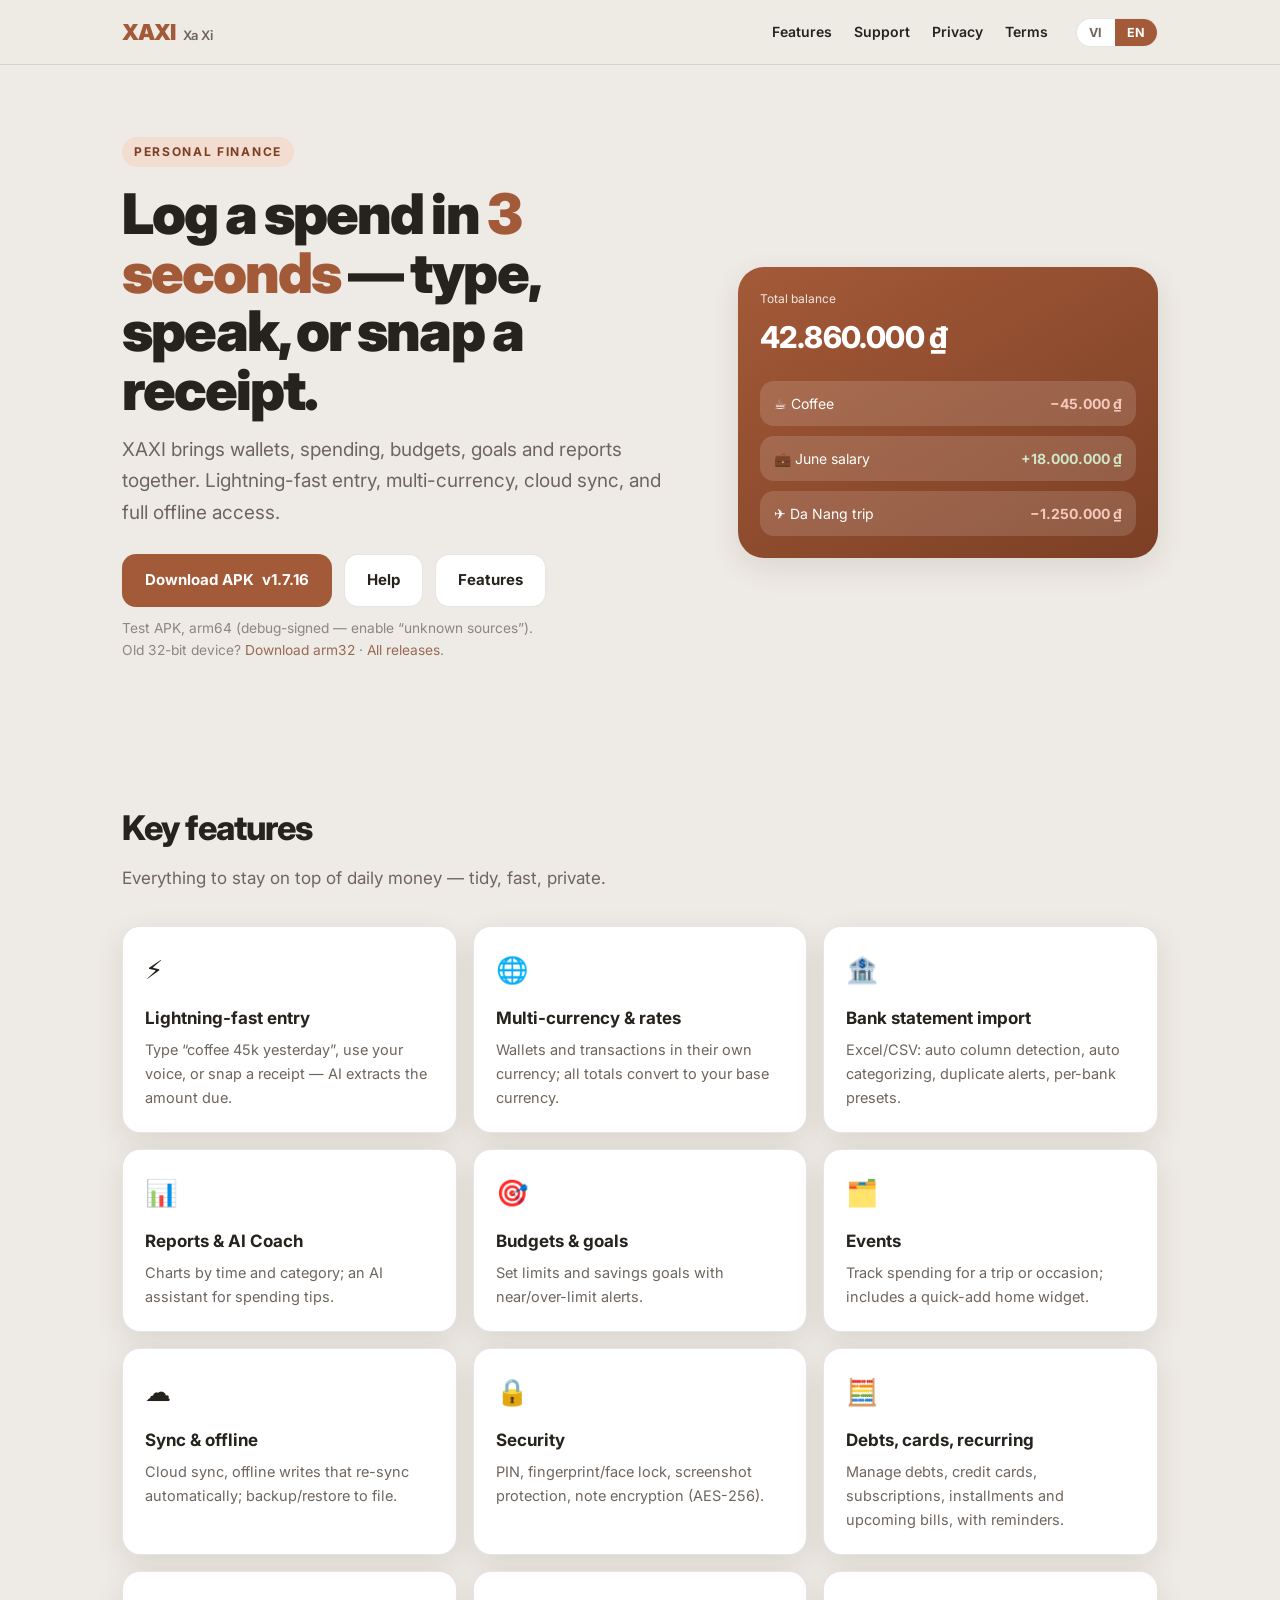
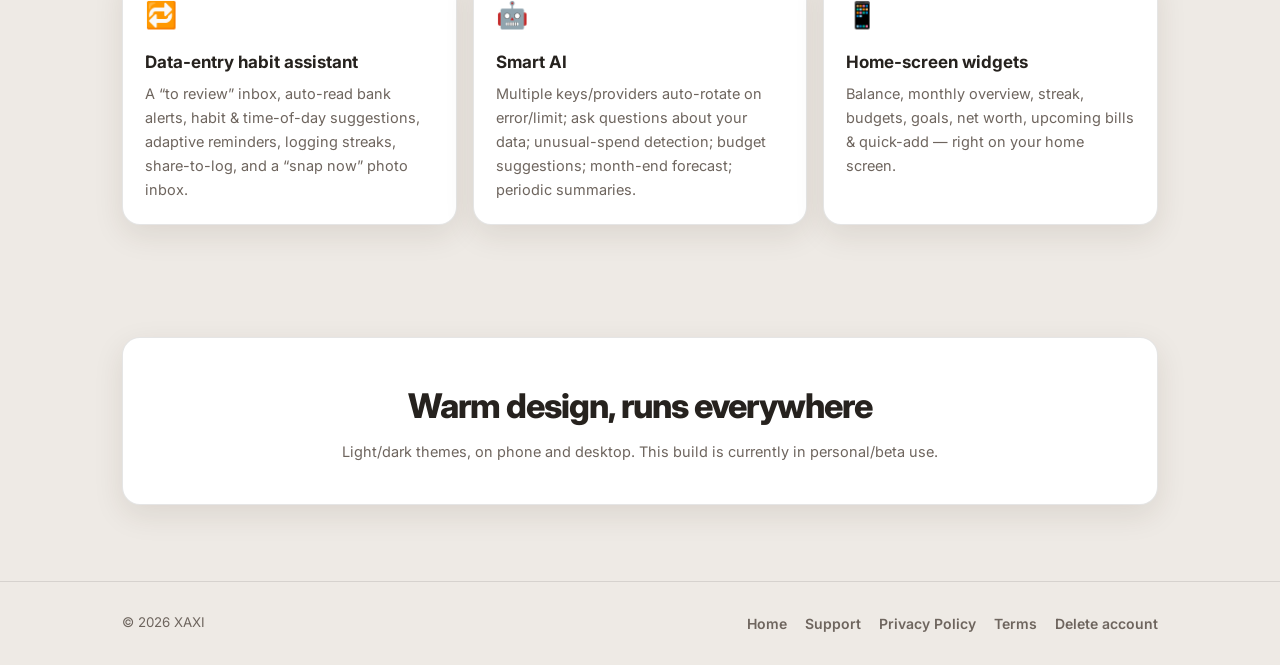
<file: index.html>
<!DOCTYPE html>
<html lang="vi" data-lang="vi">
<head>
<meta charset="UTF-8" />
<meta name="viewport" content="width=device-width, initial-scale=1" />
<script>(function(){try{var s=localStorage.getItem('xaxi_lang');var l=(s==='vi'||s==='en')?s:((navigator.language||'vi').toLowerCase().indexOf('en')===0?'en':'vi');document.documentElement.setAttribute('data-lang',l);document.documentElement.setAttribute('lang',l);}catch(e){document.documentElement.setAttribute('data-lang','vi');}})();</script>
<title>XAXI — Sổ thu chi cá nhân thông minh</title>
<meta name="description" content="XAXI (Xa Xỉ): sổ thu chi cá nhân — nhập liệu siêu nhanh, đa tiền tệ, đồng bộ đám mây, xem offline. Smart personal finance app." />
<link rel="stylesheet" href="style.css" />
<script src="script.js" defer></script>
</head>
<body data-title-vi="XAXI — Sổ thu chi cá nhân thông minh" data-title-en="XAXI — Smart personal finance app">

<header class="site-header">
  <div class="container">
    <div class="brand"><span class="mark">XAXI</span><span class="sub">Xa Xỉ</span></div>
    <nav class="nav">
      <a href="#tinh-nang"><span class="vi">Tính năng</span><span class="en">Features</span></a>
      <a href="support.html" class="hide-sm"><span class="vi">Hỗ trợ</span><span class="en">Support</span></a>
      <a href="privacy.html" class="hide-sm"><span class="vi">Bảo mật</span><span class="en">Privacy</span></a>
      <a href="terms.html"><span class="vi">Điều khoản</span><span class="en">Terms</span></a>
      <span class="langtoggle"><button data-langbtn="vi">VI</button><button data-langbtn="en">EN</button></span>
    </nav>
  </div>
</header>

<main>
  <section class="hero">
    <div class="container hero-grid">
      <div>
        <span class="eyebrow"><span class="vi">Sổ thu chi cá nhân</span><span class="en">Personal finance</span></span>
        <h1>
          <span class="vi">Ghi chi trong <span class="accent">3 giây</span> — gõ, nói, hay chụp hóa đơn.</span>
          <span class="en">Log a spend in <span class="accent">3 seconds</span> — type, speak, or snap a receipt.</span>
        </h1>
        <p class="lead">
          <span class="vi">XAXI gom ví, thu chi, ngân sách, mục tiêu và báo cáo vào một nơi. Nhập liệu siêu nhanh, đa tiền tệ, đồng bộ đám mây và xem được cả khi mất mạng.</span>
          <span class="en">XAXI brings wallets, spending, budgets, goals and reports together. Lightning-fast entry, multi-currency, cloud sync, and full offline access.</span>
        </p>
        <div class="cta-row">
          <a class="btn btn-primary" href="https://github.com/mittohoa/xaxi-app/releases/latest/download/xaxi-v1.7.16-arm64.apk"><span class="vi">Tải APK</span><span class="en">Download APK</span> v1.7.16</a>
          <a class="btn btn-ghost" href="support.html"><span class="vi">Hướng dẫn</span><span class="en">Help</span></a>
          <a class="btn btn-ghost" href="#tinh-nang"><span class="vi">Tính năng</span><span class="en">Features</span></a>
        </div>
        <p class="lead" style="font-size:.86rem;opacity:.75;margin-top:10px">
          <span class="vi">Bản APK thử nghiệm, arm64 (ký debug — cho phép “nguồn không xác định”). Máy 32-bit cũ? </span>
          <span class="en">Test APK, arm64 (debug-signed — enable “unknown sources”). Old 32-bit device? </span>
          <a href="https://github.com/mittohoa/xaxi-app/releases/latest/download/xaxi-v1.7.16-arm32.apk"><span class="vi">Tải bản arm32</span><span class="en">Download arm32</span></a>
          · <a href="https://github.com/mittohoa/xaxi-app/releases/latest"><span class="vi">Tất cả bản phát hành</span><span class="en">All releases</span></a>.
        </p>
      </div>
      <div class="mock" aria-hidden="true">
        <div class="mlabel"><span class="vi">Tổng số dư</span><span class="en">Total balance</span></div>
        <div class="mbal">42.860.000 ₫</div>
        <div class="mcards">
          <div class="mrow"><span>☕ <span class="vi">Cà phê</span><span class="en">Coffee</span></span><span class="neg">−45.000 ₫</span></div>
          <div class="mrow"><span>💼 <span class="vi">Lương tháng 6</span><span class="en">June salary</span></span><span class="pos">+18.000.000 ₫</span></div>
          <div class="mrow"><span>✈️ <span class="vi">Du lịch Đà Nẵng</span><span class="en">Da Nang trip</span></span><span class="neg">−1.250.000 ₫</span></div>
        </div>
      </div>
    </div>
  </section>

  <section class="block" id="tinh-nang">
    <div class="container">
      <h2 class="section-title"><span class="vi">Tính năng chính</span><span class="en">Key features</span></h2>
      <p class="section-sub"><span class="vi">Mọi thứ cần để kiểm soát tiền bạc hằng ngày — gọn gàng, nhanh, riêng tư.</span><span class="en">Everything to stay on top of daily money — tidy, fast, private.</span></p>
      <div class="features">
        <div class="card"><div class="ico">⚡</div>
          <h3><span class="vi">Nhập liệu siêu nhanh</span><span class="en">Lightning-fast entry</span></h3>
          <p><span class="vi">Gõ tự nhiên “cà phê 45k hôm qua”, nói bằng giọng nói, hoặc chụp hóa đơn — có AI bóc tách số tiền phải thanh toán.</span><span class="en">Type “coffee 45k yesterday”, use your voice, or snap a receipt — AI extracts the amount due.</span></p></div>
        <div class="card"><div class="ico">🌐</div>
          <h3><span class="vi">Đa tiền tệ &amp; tỷ giá</span><span class="en">Multi-currency &amp; rates</span></h3>
          <p><span class="vi">Ví và giao dịch theo tiền tệ riêng; mọi tổng hợp tự quy về tiền tệ gốc bạn chọn.</span><span class="en">Wallets and transactions in their own currency; all totals convert to your base currency.</span></p></div>
        <div class="card"><div class="ico">🏦</div>
          <h3><span class="vi">Nhập sao kê ngân hàng</span><span class="en">Bank statement import</span></h3>
          <p><span class="vi">Excel/CSV: tự nhận cột, tự phân loại danh mục, cảnh báo trùng, nhớ cấu hình theo ngân hàng.</span><span class="en">Excel/CSV: auto column detection, auto categorizing, duplicate alerts, per-bank presets.</span></p></div>
        <div class="card"><div class="ico">📊</div>
          <h3><span class="vi">Báo cáo &amp; AI Coach</span><span class="en">Reports &amp; AI Coach</span></h3>
          <p><span class="vi">Biểu đồ thu chi theo thời gian và danh mục; trợ lý AI gợi ý quản lý chi tiêu.</span><span class="en">Charts by time and category; an AI assistant for spending tips.</span></p></div>
        <div class="card"><div class="ico">🎯</div>
          <h3><span class="vi">Ngân sách &amp; mục tiêu</span><span class="en">Budgets &amp; goals</span></h3>
          <p><span class="vi">Đặt hạn mức và mục tiêu tiết kiệm, cảnh báo khi gần/vượt ngưỡng.</span><span class="en">Set limits and savings goals with near/over-limit alerts.</span></p></div>
        <div class="card"><div class="ico">🗂️</div>
          <h3><span class="vi">Sự kiện</span><span class="en">Events</span></h3>
          <p><span class="vi">Theo dõi chi tiêu riêng cho chuyến đi hay dịp đặc biệt; có widget ghi chi nhanh.</span><span class="en">Track spending for a trip or occasion; includes a quick-add home widget.</span></p></div>
        <div class="card"><div class="ico">☁️</div>
          <h3><span class="vi">Đồng bộ &amp; offline</span><span class="en">Sync &amp; offline</span></h3>
          <p><span class="vi">Đồng bộ đám mây, ghi được khi mất mạng và tự đồng bộ lại; sao lưu/khôi phục ra tệp.</span><span class="en">Cloud sync, offline writes that re-sync automatically; backup/restore to file.</span></p></div>
        <div class="card"><div class="ico">🔒</div>
          <h3><span class="vi">Bảo mật</span><span class="en">Security</span></h3>
          <p><span class="vi">Khóa PIN, vân tay/khuôn mặt, chống chụp màn hình, mã hóa ghi chú (AES-256).</span><span class="en">PIN, fingerprint/face lock, screenshot protection, note encryption (AES-256).</span></p></div>
        <div class="card"><div class="ico">🧮</div>
          <h3><span class="vi">Nợ, thẻ, định kỳ</span><span class="en">Debts, cards, recurring</span></h3>
          <p><span class="vi">Quản lý nợ, thẻ tín dụng, đăng ký, trả góp và hóa đơn sắp tới, kèm nhắc nhở.</span><span class="en">Manage debts, credit cards, subscriptions, installments and upcoming bills, with reminders.</span></p></div>
        <div class="card"><div class="ico">🔁</div>
          <h3><span class="vi">Trợ lý thói quen nhập liệu</span><span class="en">Data-entry habit assistant</span></h3>
          <p><span class="vi">Hộp “Chờ duyệt”, tự đọc thông báo ngân hàng, gợi ý theo thói quen &amp; khung giờ, nhắc thích ứng, chuỗi ngày ghi chép, chia sẻ từ app khác, hộp ảnh “chụp để đó”.</span><span class="en">A “to review” inbox, auto-read bank alerts, habit &amp; time-of-day suggestions, adaptive reminders, logging streaks, share-to-log, and a “snap now” photo inbox.</span></p></div>
        <div class="card"><div class="ico">🤖</div>
          <h3><span class="vi">AI thông minh</span><span class="en">Smart AI</span></h3>
          <p><span class="vi">Nhiều key/nhà cung cấp tự xoay vòng khi lỗi/limit; hỏi đáp trên số liệu của bạn; phát hiện chi tiêu bất thường; đề xuất ngân sách; dự báo chi cuối tháng; tóm tắt định kỳ.</span><span class="en">Multiple keys/providers auto-rotate on error/limit; ask questions about your data; unusual-spend detection; budget suggestions; month-end forecast; periodic summaries.</span></p></div>
        <div class="card"><div class="ico">📱</div>
          <h3><span class="vi">Widget màn hình chính</span><span class="en">Home-screen widgets</span></h3>
          <p><span class="vi">Số dư, tổng quan tháng, chuỗi ngày, ngân sách, mục tiêu, tài sản ròng, hóa đơn sắp tới &amp; nút ghi nhanh — ngay trên màn hình chính.</span><span class="en">Balance, monthly overview, streak, budgets, goals, net worth, upcoming bills &amp; quick-add — right on your home screen.</span></p></div>
      </div>
    </div>
  </section>

  <section class="block">
    <div class="container">
      <div class="card" style="text-align:center; padding:40px 22px;">
        <h2 class="section-title" style="margin-bottom:6px;"><span class="vi">Tiếng Việt, tông màu ấm, chạy mọi nơi</span><span class="en">Warm design, runs everywhere</span></h2>
        <p class="section-sub" style="margin:0 auto; max-width:46em;"><span class="vi">Giao diện sáng/tối, dùng trên điện thoại và máy tính. Bản hiện tại đang trong giai đoạn dùng cá nhân/thử nghiệm.</span><span class="en">Light/dark themes, on phone and desktop. This build is currently in personal/beta use.</span></p>
      </div>
    </div>
  </section>
</main>

<footer class="site-footer">
  <div class="container">
    <small>© 2026 XAXI</small>
    <div class="flinks">
      <a href="index.html"><span class="vi">Trang chủ</span><span class="en">Home</span></a>
      <a href="support.html"><span class="vi">Hỗ trợ</span><span class="en">Support</span></a>
      <a href="privacy.html"><span class="vi">Chính sách bảo mật</span><span class="en">Privacy Policy</span></a>
      <a href="terms.html"><span class="vi">Điều khoản</span><span class="en">Terms</span></a>
      <a href="delete-account.html"><span class="vi">Xóa tài khoản</span><span class="en">Delete account</span></a>
    </div>
  </div>
</footer>

</body>
</html>
</file>
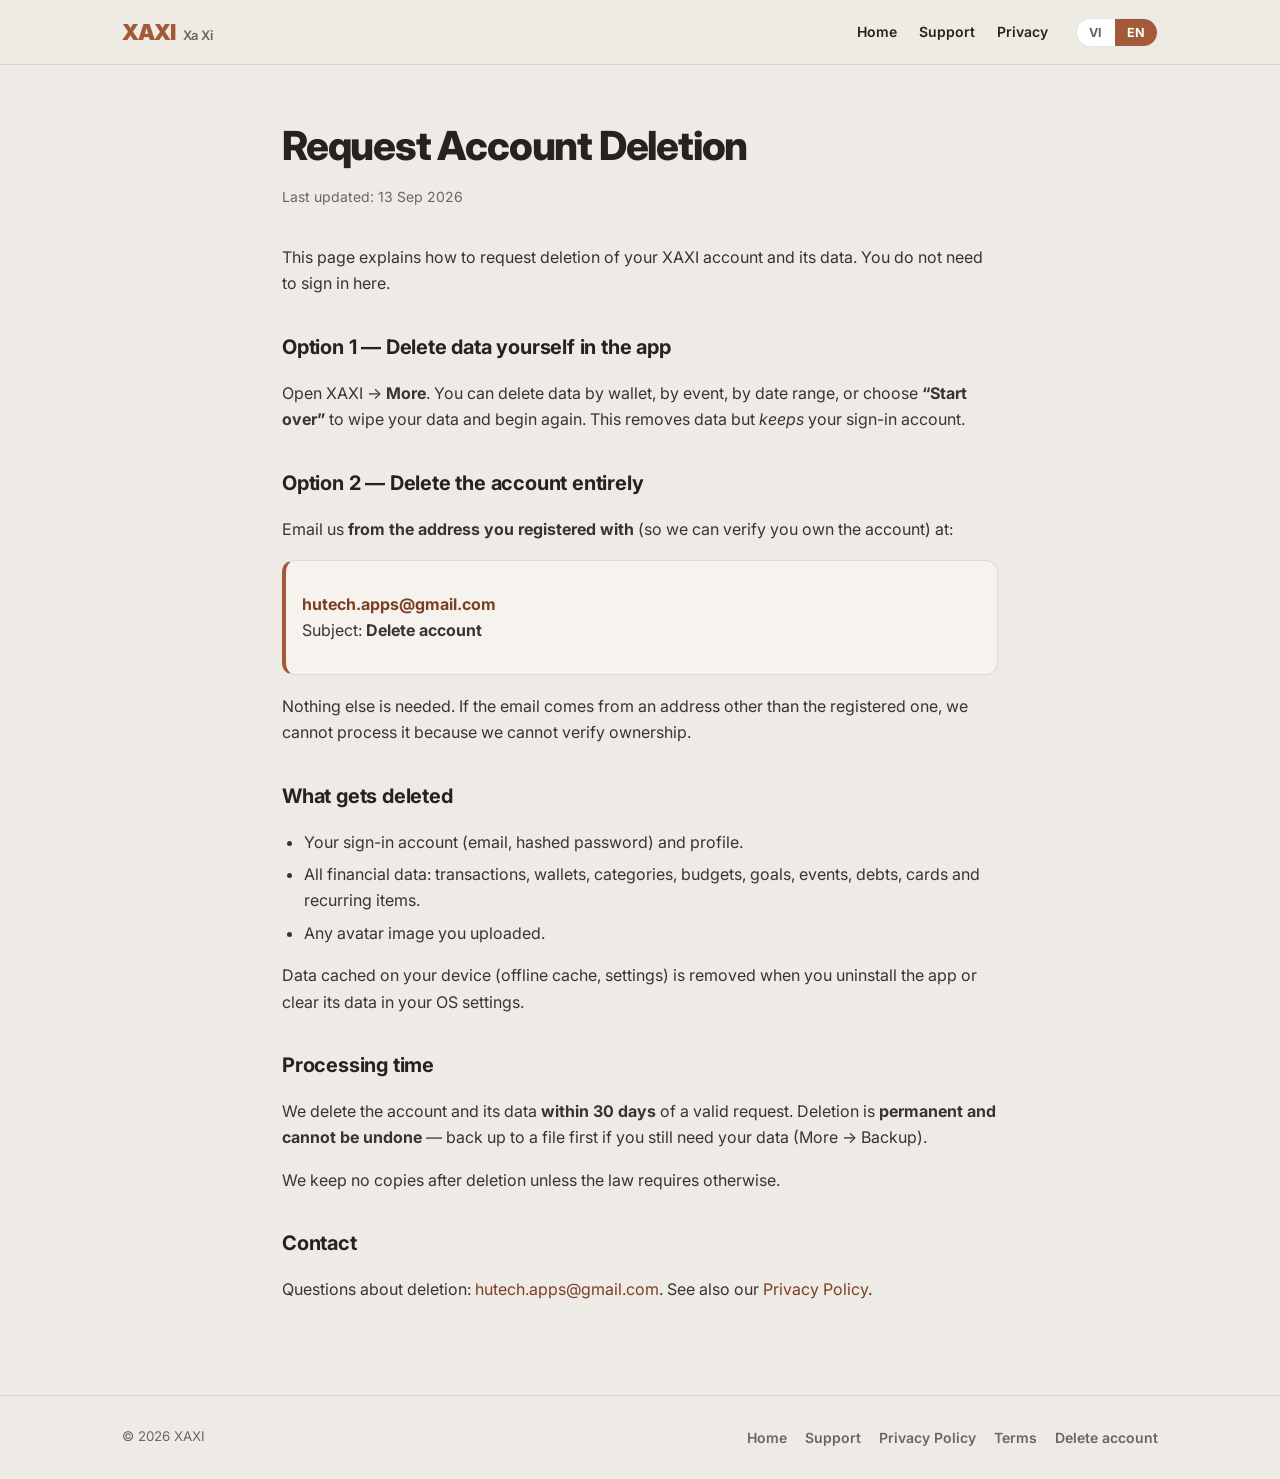
<file: delete-account.html>
<!DOCTYPE html>
<html lang="vi" data-lang="vi">
<head>
<meta charset="UTF-8" />
<meta name="viewport" content="width=device-width, initial-scale=1" />
<script>(function(){try{var s=localStorage.getItem('xaxi_lang');var l=(s==='vi'||s==='en')?s:((navigator.language||'vi').toLowerCase().indexOf('en')===0?'en':'vi');document.documentElement.setAttribute('data-lang',l);document.documentElement.setAttribute('lang',l);}catch(e){document.documentElement.setAttribute('data-lang','vi');}})();</script>
<title>Yêu cầu xóa tài khoản — XAXI</title>
<meta name="description" content="Cách yêu cầu xóa tài khoản XAXI và toàn bộ dữ liệu. How to request deletion of your XAXI account and all data." />
<link rel="stylesheet" href="style.css" />
<script src="script.js" defer></script>
</head>
<body data-title-vi="Yêu cầu xóa tài khoản — XAXI" data-title-en="Request Account Deletion — XAXI">

<header class="site-header">
  <div class="container">
    <div class="brand"><a href="index.html" style="text-decoration:none"><span class="mark">XAXI</span></a> <span class="sub">Xa Xỉ</span></div>
    <nav class="nav">
      <a href="index.html"><span class="vi">Trang chủ</span><span class="en">Home</span></a>
      <a href="support.html" class="hide-sm"><span class="vi">Hỗ trợ</span><span class="en">Support</span></a>
      <a href="privacy.html"><span class="vi">Bảo mật</span><span class="en">Privacy</span></a>
      <span class="langtoggle"><button data-langbtn="vi">VI</button><button data-langbtn="en">EN</button></span>
    </nav>
  </div>
</header>

<main class="container narrow">
  <div class="page-head">
    <h1><span class="vi">Yêu cầu xóa tài khoản</span><span class="en">Request Account Deletion</span></h1>
    <div class="updated"><span class="vi">Cập nhật lần cuối: 13/09/2026</span><span class="en">Last updated: 13 Sep 2026</span></div>
  </div>

  <div class="prose">
    <p><span class="vi">Trang này hướng dẫn cách yêu cầu xóa tài khoản XAXI và dữ liệu gắn với tài khoản đó. Bạn không cần đăng nhập vào trang này.</span><span class="en">This page explains how to request deletion of your XAXI account and its data. You do not need to sign in here.</span></p>

    <h2><span class="vi">Cách 1 — Tự xóa dữ liệu trong ứng dụng</span><span class="en">Option 1 — Delete data yourself in the app</span></h2>
    <p><span class="vi">Mở XAXI → <strong>Khác</strong>. Bạn có thể xóa dữ liệu theo ví, theo sự kiện, theo khoảng thời gian, hoặc chọn <strong>“Bắt đầu lại”</strong> để xóa sạch dữ liệu và làm lại từ đầu. Cách này xóa dữ liệu nhưng <em>vẫn giữ</em> tài khoản đăng nhập.</span><span class="en">Open XAXI → <strong>More</strong>. You can delete data by wallet, by event, by date range, or choose <strong>“Start over”</strong> to wipe your data and begin again. This removes data but <em>keeps</em> your sign-in account.</span></p>

    <h2><span class="vi">Cách 2 — Xóa hẳn tài khoản</span><span class="en">Option 2 — Delete the account entirely</span></h2>
    <p><span class="vi">Gửi email <strong>từ chính địa chỉ đã đăng ký</strong> (để chúng tôi xác minh đúng chủ tài khoản) tới:</span><span class="en">Email us <strong>from the address you registered with</strong> (so we can verify you own the account) at:</span></p>
    <div class="callout">
      <p><strong><a href="mailto:hutech.apps@gmail.com?subject=X%C3%B3a%20t%C3%A0i%20kho%E1%BA%A3n">hutech.apps@gmail.com</a></strong><br>
      <span class="vi">Tiêu đề: <strong>Xóa tài khoản</strong></span><span class="en">Subject: <strong>Delete account</strong></span></p>
    </div>
    <p><span class="vi">Không cần viết gì thêm. Nếu email gửi đi từ địa chỉ khác với địa chỉ đã đăng ký, chúng tôi sẽ không xử lý được vì không xác minh được chủ tài khoản.</span><span class="en">Nothing else is needed. If the email comes from an address other than the registered one, we cannot process it because we cannot verify ownership.</span></p>

    <h2><span class="vi">Những gì bị xóa</span><span class="en">What gets deleted</span></h2>
    <ul>
      <li><span class="vi">Tài khoản đăng nhập (email, mật khẩu đã băm) và hồ sơ.</span><span class="en">Your sign-in account (email, hashed password) and profile.</span></li>
      <li><span class="vi">Toàn bộ dữ liệu tài chính: giao dịch, ví, danh mục, ngân sách, mục tiêu, sự kiện, nợ, thẻ, khoản định kỳ.</span><span class="en">All financial data: transactions, wallets, categories, budgets, goals, events, debts, cards and recurring items.</span></li>
      <li><span class="vi">Ảnh đại diện đã tải lên.</span><span class="en">Any avatar image you uploaded.</span></li>
    </ul>
    <p><span class="vi">Dữ liệu lưu tạm trên máy bạn (bộ nhớ đệm offline, tùy chọn cài đặt) sẽ mất khi bạn gỡ ứng dụng hoặc xóa dữ liệu ứng dụng trong cài đặt hệ điều hành.</span><span class="en">Data cached on your device (offline cache, settings) is removed when you uninstall the app or clear its data in your OS settings.</span></p>

    <h2><span class="vi">Thời gian xử lý</span><span class="en">Processing time</span></h2>
    <p><span class="vi">Chúng tôi xóa tài khoản và dữ liệu liên quan <strong>trong vòng 30 ngày</strong> kể từ khi nhận được yêu cầu hợp lệ. Sau khi xóa, thao tác này <strong>không thể hoàn tác</strong> — hãy sao lưu ra tệp trước nếu bạn còn cần dữ liệu (Khác → Sao lưu).</span><span class="en">We delete the account and its data <strong>within 30 days</strong> of a valid request. Deletion is <strong>permanent and cannot be undone</strong> — back up to a file first if you still need your data (More → Backup).</span></p>
    <p><span class="vi">Chúng tôi không giữ lại bản sao nào sau khi xóa, trừ khi pháp luật yêu cầu.</span><span class="en">We keep no copies after deletion unless the law requires otherwise.</span></p>

    <h2><span class="vi">Liên hệ</span><span class="en">Contact</span></h2>
    <p><span class="vi">Thắc mắc về việc xóa dữ liệu: <a href="mailto:hutech.apps@gmail.com">hutech.apps@gmail.com</a>. Xem thêm <a href="privacy.html">Chính sách bảo mật</a>.</span><span class="en">Questions about deletion: <a href="mailto:hutech.apps@gmail.com">hutech.apps@gmail.com</a>. See also our <a href="privacy.html">Privacy Policy</a>.</span></p>
  </div>
</main>

<footer class="site-footer">
  <div class="container">
    <small>© 2026 XAXI</small>
    <div class="flinks">
      <a href="index.html"><span class="vi">Trang chủ</span><span class="en">Home</span></a>
      <a href="support.html"><span class="vi">Hỗ trợ</span><span class="en">Support</span></a>
      <a href="privacy.html"><span class="vi">Chính sách bảo mật</span><span class="en">Privacy Policy</span></a>
      <a href="terms.html"><span class="vi">Điều khoản</span><span class="en">Terms</span></a>
      <a href="delete-account.html"><span class="vi">Xóa tài khoản</span><span class="en">Delete account</span></a>
    </div>
  </div>
</footer>

</body>
</html>
</file>
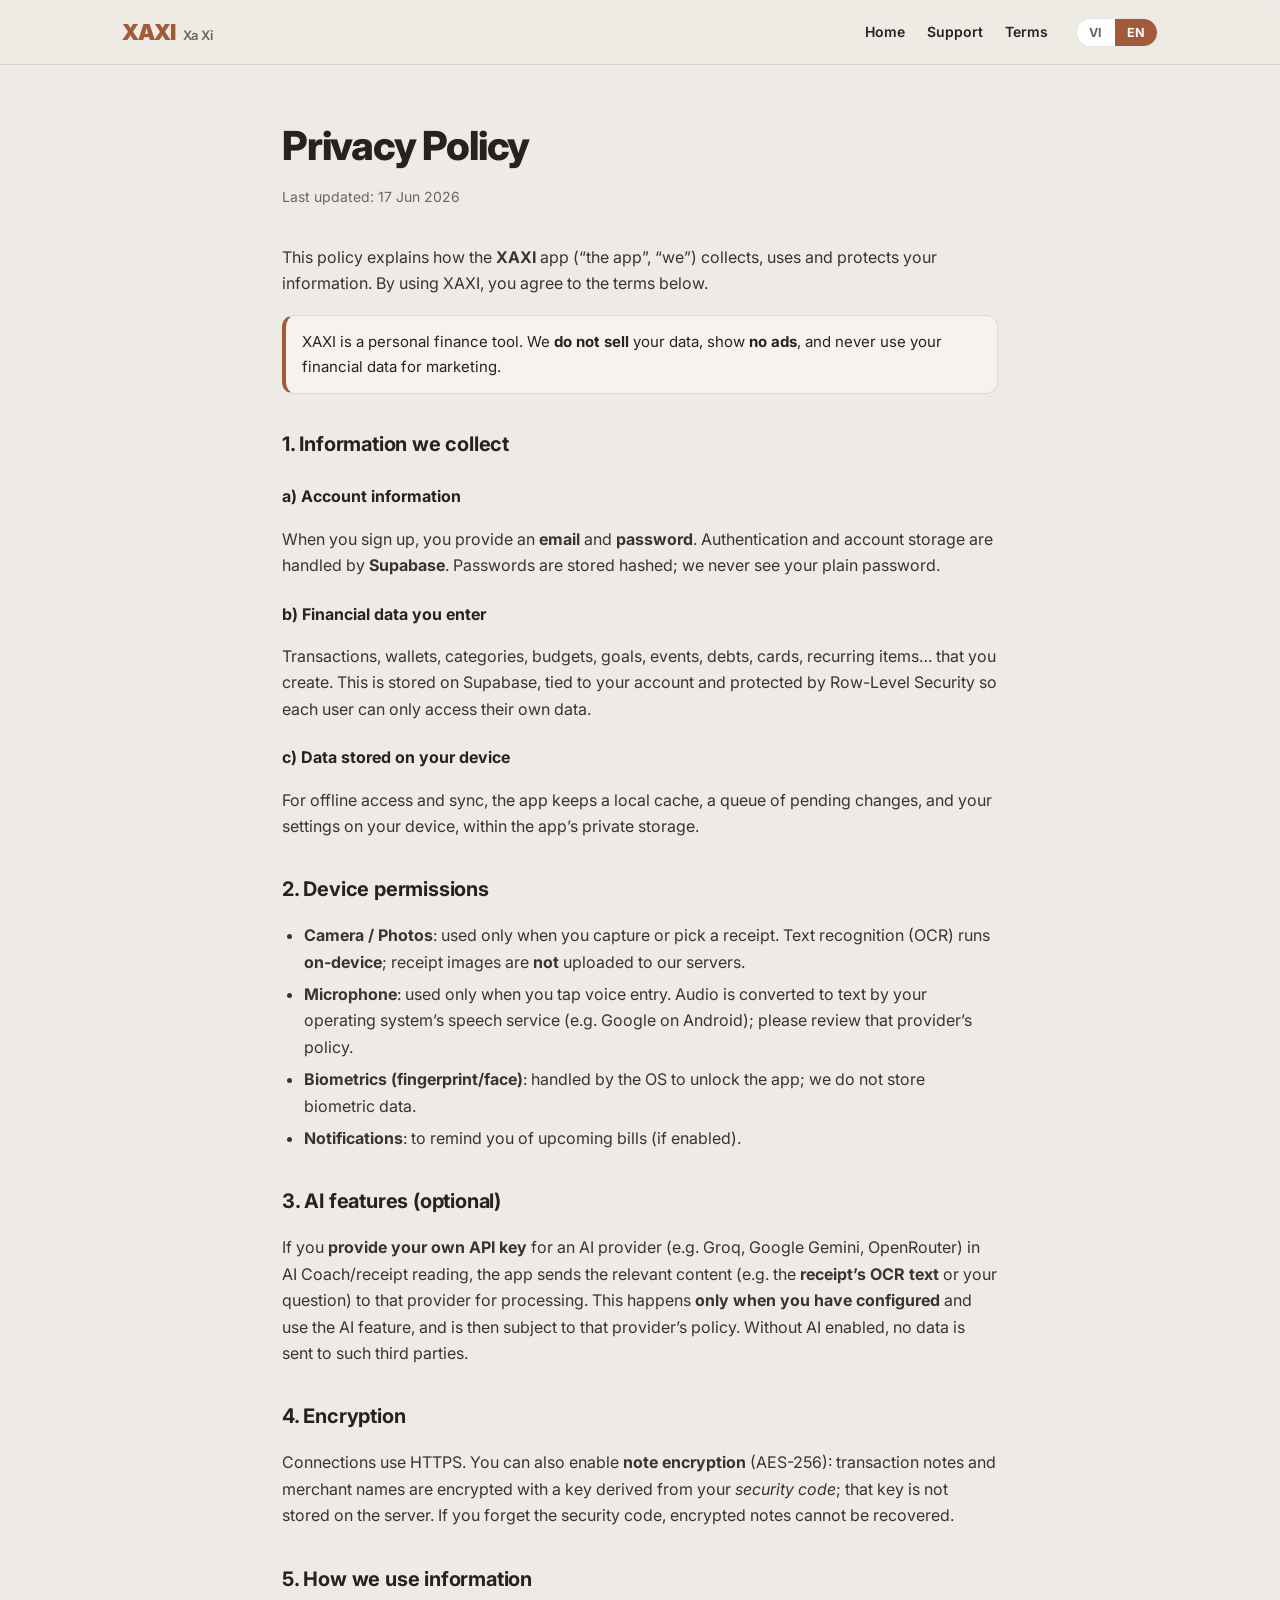
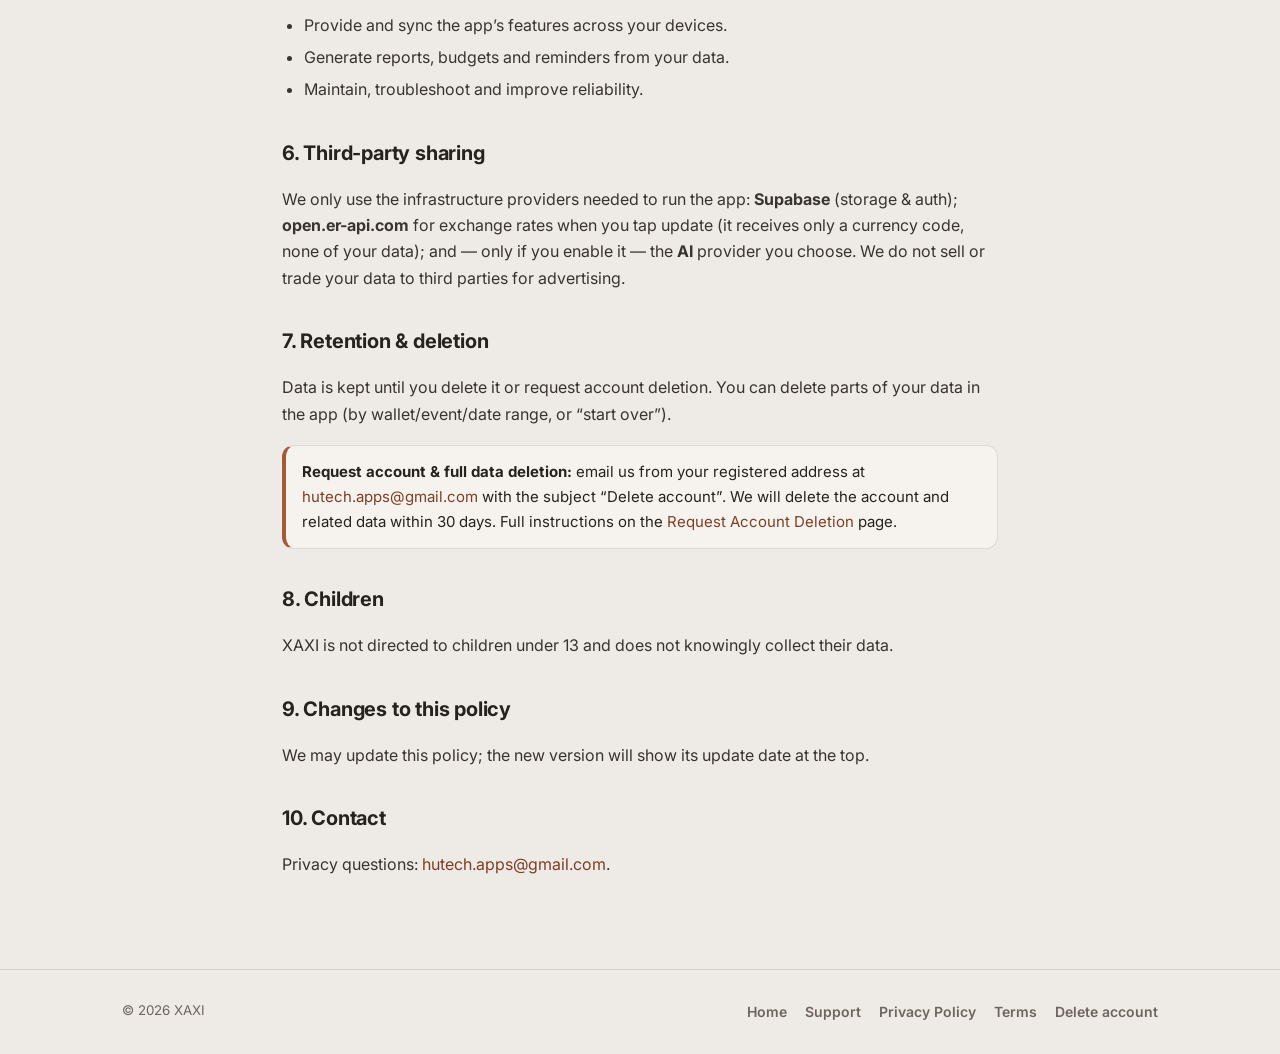
<file: privacy.html>
<!DOCTYPE html>
<html lang="vi" data-lang="vi">
<head>
<meta charset="UTF-8" />
<meta name="viewport" content="width=device-width, initial-scale=1" />
<script>(function(){try{var s=localStorage.getItem('xaxi_lang');var l=(s==='vi'||s==='en')?s:((navigator.language||'vi').toLowerCase().indexOf('en')===0?'en':'vi');document.documentElement.setAttribute('data-lang',l);document.documentElement.setAttribute('lang',l);}catch(e){document.documentElement.setAttribute('data-lang','vi');}})();</script>
<title>Chính sách bảo mật — XAXI</title>
<meta name="description" content="Chính sách bảo mật của ứng dụng XAXI. XAXI privacy policy." />
<link rel="stylesheet" href="style.css" />
<script src="script.js" defer></script>
</head>
<body data-title-vi="Chính sách bảo mật — XAXI" data-title-en="Privacy Policy — XAXI">

<header class="site-header">
  <div class="container">
    <div class="brand"><a href="index.html" style="text-decoration:none"><span class="mark">XAXI</span></a> <span class="sub">Xa Xỉ</span></div>
    <nav class="nav">
      <a href="index.html"><span class="vi">Trang chủ</span><span class="en">Home</span></a>
      <a href="support.html" class="hide-sm"><span class="vi">Hỗ trợ</span><span class="en">Support</span></a>
      <a href="terms.html"><span class="vi">Điều khoản</span><span class="en">Terms</span></a>
      <span class="langtoggle"><button data-langbtn="vi">VI</button><button data-langbtn="en">EN</button></span>
    </nav>
  </div>
</header>

<main class="container narrow">
  <div class="page-head">
    <h1><span class="vi">Chính sách bảo mật</span><span class="en">Privacy Policy</span></h1>
    <div class="updated"><span class="vi">Cập nhật lần cuối: 17/06/2026</span><span class="en">Last updated: 17 Jun 2026</span></div>
  </div>

  <div class="prose">
    <p><span class="vi">Chính sách này mô tả cách ứng dụng <strong>XAXI</strong> (“ứng dụng”, “chúng tôi”) thu thập, sử dụng và bảo vệ thông tin của bạn. Khi sử dụng XAXI, bạn đồng ý với các điều dưới đây.</span><span class="en">This policy explains how the <strong>XAXI</strong> app (“the app”, “we”) collects, uses and protects your information. By using XAXI, you agree to the terms below.</span></p>

    <div class="callout"><span class="vi">XAXI là công cụ quản lý tài chính cá nhân. Chúng tôi <strong>không bán</strong> dữ liệu của bạn, <strong>không hiển thị quảng cáo</strong>, và không dùng dữ liệu tài chính của bạn cho mục đích tiếp thị.</span><span class="en">XAXI is a personal finance tool. We <strong>do not sell</strong> your data, show <strong>no ads</strong>, and never use your financial data for marketing.</span></div>

    <h2><span class="vi">1. Thông tin chúng tôi thu thập</span><span class="en">1. Information we collect</span></h2>
    <h3><span class="vi">a) Thông tin tài khoản</span><span class="en">a) Account information</span></h3>
    <p><span class="vi">Khi đăng ký, bạn cung cấp <strong>email</strong> và <strong>mật khẩu</strong>. Việc xác thực và lưu trữ tài khoản do nền tảng <strong>Supabase</strong> xử lý. Mật khẩu được lưu ở dạng băm (hash), chúng tôi không thấy mật khẩu gốc.</span><span class="en">When you sign up, you provide an <strong>email</strong> and <strong>password</strong>. Authentication and account storage are handled by <strong>Supabase</strong>. Passwords are stored hashed; we never see your plain password.</span></p>
    <h3><span class="vi">b) Dữ liệu tài chính bạn nhập</span><span class="en">b) Financial data you enter</span></h3>
    <p><span class="vi">Giao dịch, ví, danh mục, ngân sách, mục tiêu, sự kiện, nợ, thẻ, khoản định kỳ… do bạn tạo. Dữ liệu này được lưu trên máy chủ Supabase, gắn với tài khoản của bạn và được bảo vệ bằng cơ chế phân quyền theo hàng (Row-Level Security) để mỗi người chỉ truy cập dữ liệu của chính mình.</span><span class="en">Transactions, wallets, categories, budgets, goals, events, debts, cards, recurring items… that you create. This is stored on Supabase, tied to your account and protected by Row-Level Security so each user can only access their own data.</span></p>
    <h3><span class="vi">c) Dữ liệu lưu trên thiết bị</span><span class="en">c) Data stored on your device</span></h3>
    <p><span class="vi">Để xem offline và đồng bộ, ứng dụng lưu một bản nhớ tạm (cache) và hàng đợi thay đổi ngay trên thiết bị của bạn, cùng các tùy chọn cài đặt. Dữ liệu này nằm trong vùng lưu trữ riêng của ứng dụng.</span><span class="en">For offline access and sync, the app keeps a local cache, a queue of pending changes, and your settings on your device, within the app’s private storage.</span></p>

    <h2><span class="vi">2. Quyền trên thiết bị</span><span class="en">2. Device permissions</span></h2>
    <ul class="vi">
      <li><strong>Máy ảnh / Thư viện ảnh</strong>: chỉ dùng khi bạn chụp/chọn hóa đơn. Việc nhận dạng chữ (OCR) chạy <strong>ngay trên thiết bị</strong>; ảnh hóa đơn <strong>không</strong> được tải lên máy chủ của chúng tôi.</li>
      <li><strong>Micro</strong>: chỉ dùng khi bạn bấm nút nhập bằng giọng nói. Âm thanh được chuyển thành văn bản bởi dịch vụ nhận dạng giọng nói của hệ điều hành (ví dụ Google trên Android); vui lòng tham khảo chính sách của nhà cung cấp đó.</li>
      <li><strong>Sinh trắc học (vân tay/khuôn mặt)</strong>: do hệ điều hành xử lý để mở khóa ứng dụng; chúng tôi không lưu dữ liệu sinh trắc.</li>
      <li><strong>Thông báo</strong>: để nhắc các khoản đến hạn (nếu bạn bật).</li>
    </ul>
    <ul class="en">
      <li><strong>Camera / Photos</strong>: used only when you capture or pick a receipt. Text recognition (OCR) runs <strong>on-device</strong>; receipt images are <strong>not</strong> uploaded to our servers.</li>
      <li><strong>Microphone</strong>: used only when you tap voice entry. Audio is converted to text by your operating system’s speech service (e.g. Google on Android); please review that provider’s policy.</li>
      <li><strong>Biometrics (fingerprint/face)</strong>: handled by the OS to unlock the app; we do not store biometric data.</li>
      <li><strong>Notifications</strong>: to remind you of upcoming bills (if enabled).</li>
    </ul>

    <h2><span class="vi">3. Tính năng AI (tùy chọn)</span><span class="en">3. AI features (optional)</span></h2>
    <p><span class="vi">Nếu bạn <strong>tự nhập khóa API</strong> của một nhà cung cấp AI (ví dụ Groq, Google Gemini, OpenRouter) trong phần AI Coach/đọc hóa đơn, ứng dụng sẽ gửi nội dung liên quan (ví dụ <strong>văn bản OCR của hóa đơn</strong> hoặc câu hỏi của bạn) đến nhà cung cấp đó để xử lý. Việc này <strong>chỉ diễn ra khi bạn đã cấu hình</strong> và sử dụng tính năng AI. Dữ liệu khi đó tuân theo chính sách của nhà cung cấp AI tương ứng. Không bật AI thì không có dữ liệu nào được gửi tới bên thứ ba này.</span><span class="en">If you <strong>provide your own API key</strong> for an AI provider (e.g. Groq, Google Gemini, OpenRouter) in AI Coach/receipt reading, the app sends the relevant content (e.g. the <strong>receipt’s OCR text</strong> or your question) to that provider for processing. This happens <strong>only when you have configured</strong> and use the AI feature, and is then subject to that provider’s policy. Without AI enabled, no data is sent to such third parties.</span></p>

    <h2><span class="vi">4. Mã hóa</span><span class="en">4. Encryption</span></h2>
    <p><span class="vi">Kết nối tới máy chủ dùng HTTPS. Ngoài ra, bạn có thể bật <strong>mã hóa ghi chú</strong> (AES-256): ghi chú và tên người bán của giao dịch được mã hóa bằng khóa suy ra từ <em>mã bảo mật</em> của bạn; khóa này không lưu trên máy chủ. Nếu quên mã bảo mật, phần ghi chú đã mã hóa không thể khôi phục.</span><span class="en">Connections use HTTPS. You can also enable <strong>note encryption</strong> (AES-256): transaction notes and merchant names are encrypted with a key derived from your <em>security code</em>; that key is not stored on the server. If you forget the security code, encrypted notes cannot be recovered.</span></p>

    <h2><span class="vi">5. Cách chúng tôi dùng thông tin</span><span class="en">5. How we use information</span></h2>
    <ul class="vi">
      <li>Cung cấp và đồng bộ các tính năng của ứng dụng giữa các thiết bị của bạn.</li>
      <li>Tạo báo cáo, ngân sách, nhắc nhở dựa trên dữ liệu của bạn.</li>
      <li>Bảo trì, chẩn đoán sự cố và cải thiện độ ổn định.</li>
    </ul>
    <ul class="en">
      <li>Provide and sync the app’s features across your devices.</li>
      <li>Generate reports, budgets and reminders from your data.</li>
      <li>Maintain, troubleshoot and improve reliability.</li>
    </ul>

    <h2><span class="vi">6. Chia sẻ với bên thứ ba</span><span class="en">6. Third-party sharing</span></h2>
    <p><span class="vi">Chúng tôi chỉ sử dụng các nhà cung cấp hạ tầng cần thiết để vận hành ứng dụng: <strong>Supabase</strong> (lưu trữ &amp; xác thực); <strong>open.er-api.com</strong> để lấy tỷ giá khi bạn bấm cập nhật (dịch vụ này chỉ nhận mã tiền tệ, không nhận dữ liệu nào của bạn); và — chỉ khi bạn bật — nhà cung cấp <strong>AI</strong> do bạn chọn. Chúng tôi không bán hay trao đổi dữ liệu của bạn cho bên thứ ba vì mục đích quảng cáo.</span><span class="en">We only use the infrastructure providers needed to run the app: <strong>Supabase</strong> (storage &amp; auth); <strong>open.er-api.com</strong> for exchange rates when you tap update (it receives only a currency code, none of your data); and — only if you enable it — the <strong>AI</strong> provider you choose. We do not sell or trade your data to third parties for advertising.</span></p>

    <h2><span class="vi">7. Lưu giữ &amp; xóa dữ liệu</span><span class="en">7. Retention &amp; deletion</span></h2>
    <p><span class="vi">Dữ liệu được giữ đến khi bạn xóa hoặc yêu cầu xóa tài khoản. Bạn có thể tự xóa từng phần dữ liệu trong ứng dụng (theo ví/sự kiện/thời gian, hoặc “bắt đầu lại”).</span><span class="en">Data is kept until you delete it or request account deletion. You can delete parts of your data in the app (by wallet/event/date range, or “start over”).</span></p>
    <div class="callout"><span class="vi"><strong>Yêu cầu xóa tài khoản &amp; toàn bộ dữ liệu:</strong> gửi email từ địa chỉ đã đăng ký tới <a href="mailto:hutech.apps@gmail.com">hutech.apps@gmail.com</a> với tiêu đề “Xóa tài khoản”. Chúng tôi sẽ xóa tài khoản và dữ liệu liên quan trong vòng 30 ngày. Xem hướng dẫn đầy đủ tại <a href="delete-account.html">trang Yêu cầu xóa tài khoản</a>.</span><span class="en"><strong>Request account &amp; full data deletion:</strong> email us from your registered address at <a href="mailto:hutech.apps@gmail.com">hutech.apps@gmail.com</a> with the subject “Delete account”. We will delete the account and related data within 30 days. Full instructions on the <a href="delete-account.html">Request Account Deletion</a> page.</span></div>

    <h2><span class="vi">8. Trẻ em</span><span class="en">8. Children</span></h2>
    <p><span class="vi">XAXI không hướng đến trẻ em dưới 13 tuổi và không cố ý thu thập dữ liệu của trẻ em.</span><span class="en">XAXI is not directed to children under 13 and does not knowingly collect their data.</span></p>

    <h2><span class="vi">9. Thay đổi chính sách</span><span class="en">9. Changes to this policy</span></h2>
    <p><span class="vi">Chúng tôi có thể cập nhật chính sách này; phiên bản mới sẽ ghi ngày cập nhật ở đầu trang.</span><span class="en">We may update this policy; the new version will show its update date at the top.</span></p>

    <h2><span class="vi">10. Liên hệ</span><span class="en">10. Contact</span></h2>
    <p><span class="vi">Mọi thắc mắc về quyền riêng tư: <a href="mailto:hutech.apps@gmail.com">hutech.apps@gmail.com</a>.</span><span class="en">Privacy questions: <a href="mailto:hutech.apps@gmail.com">hutech.apps@gmail.com</a>.</span></p>
  </div>
</main>

<footer class="site-footer">
  <div class="container">
    <small>© 2026 XAXI</small>
    <div class="flinks">
      <a href="index.html"><span class="vi">Trang chủ</span><span class="en">Home</span></a>
      <a href="support.html"><span class="vi">Hỗ trợ</span><span class="en">Support</span></a>
      <a href="privacy.html"><span class="vi">Chính sách bảo mật</span><span class="en">Privacy Policy</span></a>
      <a href="terms.html"><span class="vi">Điều khoản</span><span class="en">Terms</span></a>
      <a href="delete-account.html"><span class="vi">Xóa tài khoản</span><span class="en">Delete account</span></a>
    </div>
  </div>
</footer>

</body>
</html>
</file>
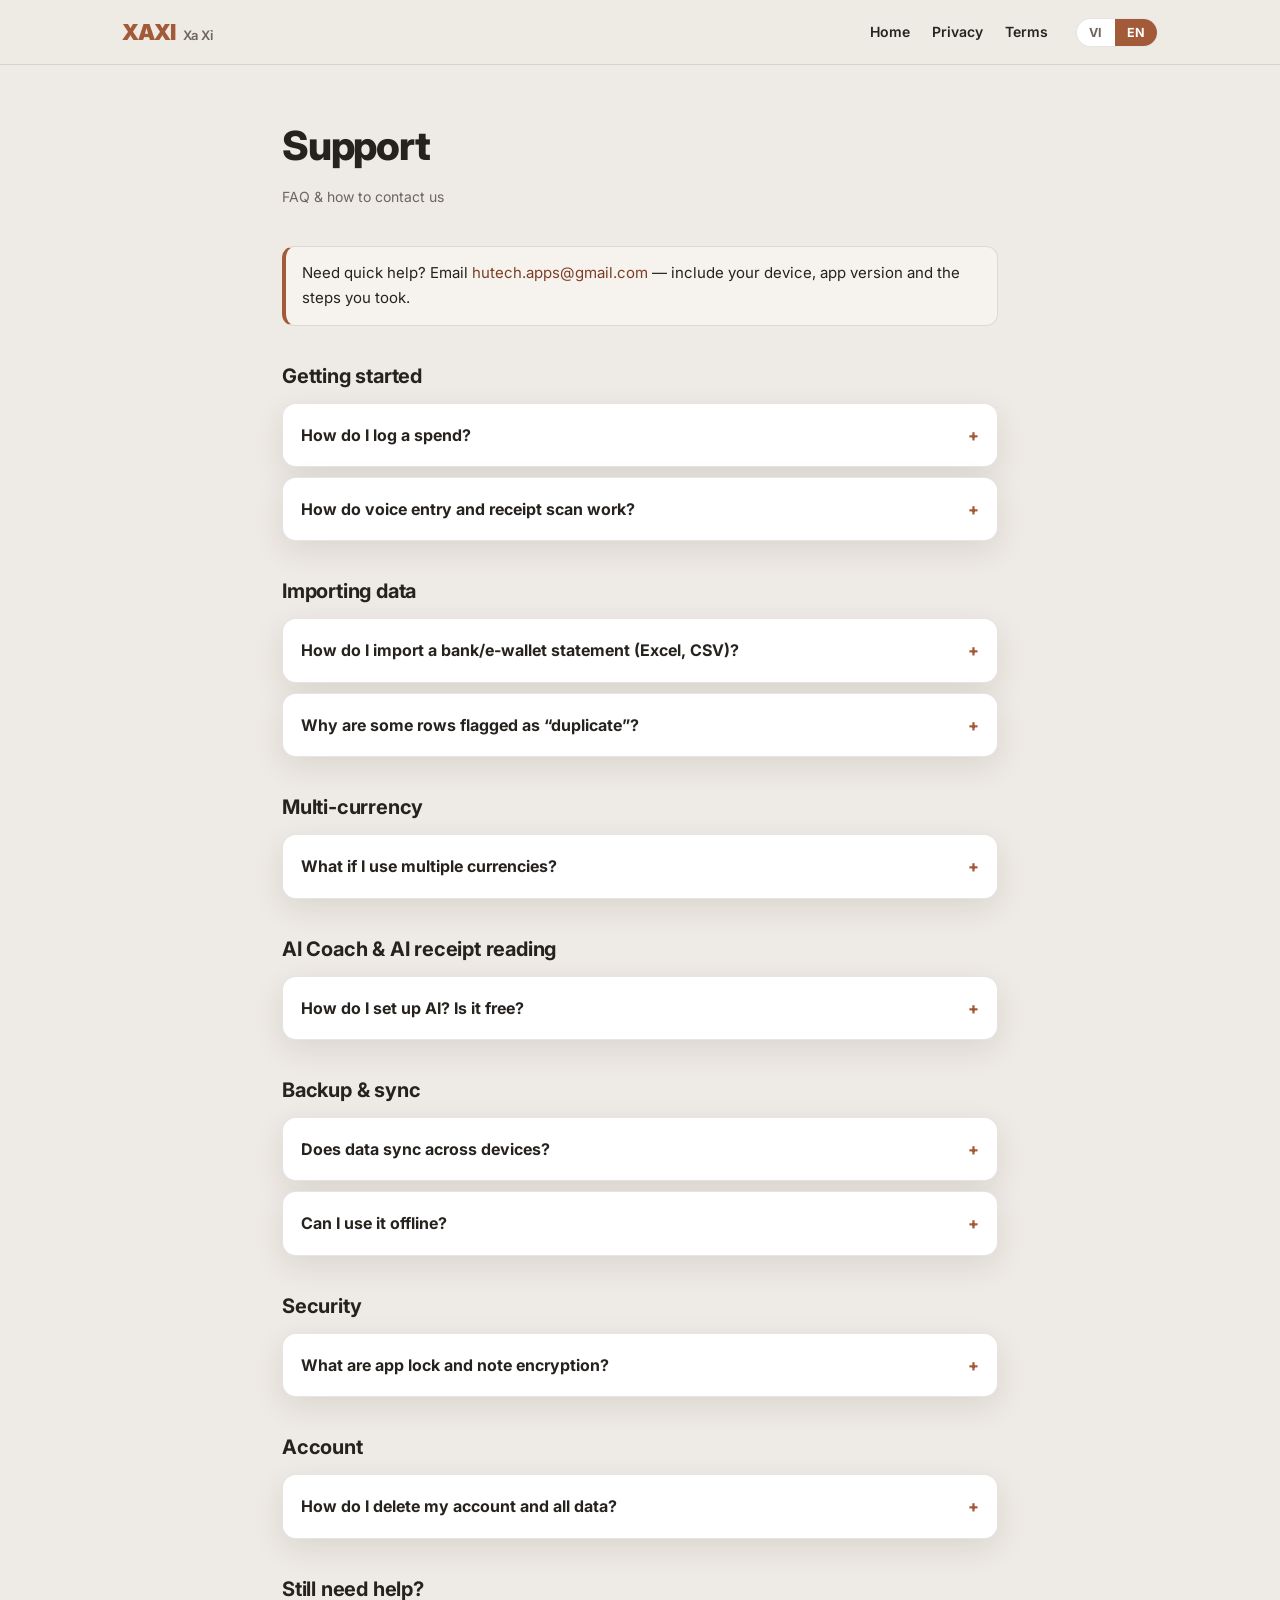
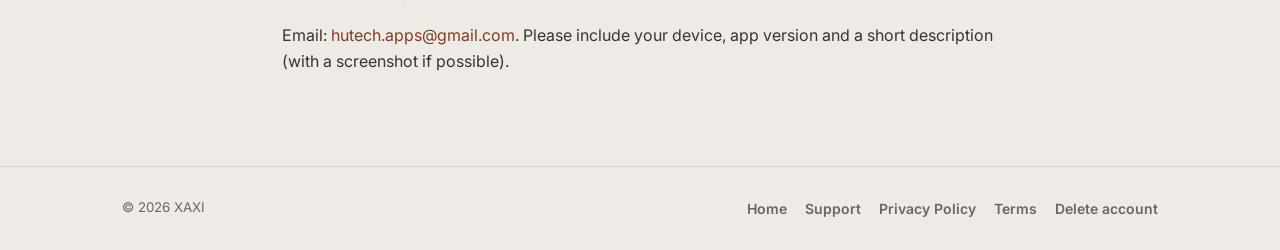
<file: support.html>
<!DOCTYPE html>
<html lang="vi" data-lang="vi">
<head>
<meta charset="UTF-8" />
<meta name="viewport" content="width=device-width, initial-scale=1" />
<script>(function(){try{var s=localStorage.getItem('xaxi_lang');var l=(s==='vi'||s==='en')?s:((navigator.language||'vi').toLowerCase().indexOf('en')===0?'en':'vi');document.documentElement.setAttribute('data-lang',l);document.documentElement.setAttribute('lang',l);}catch(e){document.documentElement.setAttribute('data-lang','vi');}})();</script>
<title>Hỗ trợ — XAXI</title>
<meta name="description" content="Câu hỏi thường gặp và hỗ trợ cho ứng dụng XAXI. XAXI support &amp; FAQ." />
<link rel="stylesheet" href="style.css" />
<script src="script.js" defer></script>
</head>
<body data-title-vi="Hỗ trợ — XAXI" data-title-en="Support — XAXI">

<header class="site-header">
  <div class="container">
    <div class="brand"><a href="index.html" style="text-decoration:none"><span class="mark">XAXI</span></a> <span class="sub">Xa Xỉ</span></div>
    <nav class="nav">
      <a href="index.html"><span class="vi">Trang chủ</span><span class="en">Home</span></a>
      <a href="privacy.html" class="hide-sm"><span class="vi">Bảo mật</span><span class="en">Privacy</span></a>
      <a href="terms.html"><span class="vi">Điều khoản</span><span class="en">Terms</span></a>
      <span class="langtoggle"><button data-langbtn="vi">VI</button><button data-langbtn="en">EN</button></span>
    </nav>
  </div>
</header>

<main class="container narrow">
  <div class="page-head">
    <h1><span class="vi">Hỗ trợ</span><span class="en">Support</span></h1>
    <div class="updated"><span class="vi">Câu hỏi thường gặp &amp; cách liên hệ</span><span class="en">FAQ &amp; how to contact us</span></div>
  </div>

  <div class="prose">
    <div class="callout"><span class="vi">Cần trợ giúp nhanh? Gửi email tới <a href="mailto:hutech.apps@gmail.com">hutech.apps@gmail.com</a> — mô tả thiết bị, phiên bản app và các bước bạn đã làm.</span><span class="en">Need quick help? Email <a href="mailto:hutech.apps@gmail.com">hutech.apps@gmail.com</a> — include your device, app version and the steps you took.</span></div>

    <h2><span class="vi">Bắt đầu</span><span class="en">Getting started</span></h2>
    <details class="faq">
      <summary><span class="vi">Tôi ghi một khoản chi như thế nào?</span><span class="en">How do I log a spend?</span></summary>
      <p><span class="vi">Bấm nút “+”, nhập số tiền, chọn ví và danh mục. Để nhanh hơn, dùng ô <strong>nhập nhanh</strong> ở đầu form: gõ ví dụ “cà phê 45k hôm qua” và app sẽ tự điền số tiền, ngày và ghi chú.</span><span class="en">Tap “+”, enter the amount, pick a wallet and category. For speed, use the <strong>quick-add</strong> box at the top: type e.g. “coffee 45k yesterday” and the app fills in amount, date and note.</span></p>
    </details>
    <details class="faq">
      <summary><span class="vi">Nhập bằng giọng nói và chụp hóa đơn dùng sao?</span><span class="en">How do voice entry and receipt scan work?</span></summary>
      <p><span class="vi">Bấm biểu tượng micro để nói (tiếng Việt) — app chuyển lời nói thành nội dung khoản chi. Hoặc bấm “Quét hóa đơn” để chụp; app nhận dạng chữ ngay trên máy, và nếu bạn đã cấu hình AI thì sẽ bóc tách chính xác số tiền phải thanh toán. (Quét hóa đơn &amp; giọng nói có trên điện thoại.)</span><span class="en">Tap the mic to speak — the app turns speech into a transaction. Or tap “Scan receipt” to capture one; text is recognized on-device, and if AI is configured it extracts the exact amount due. (Receipt scan &amp; voice are available on phones.)</span></p>
    </details>

    <h2><span class="vi">Nhập dữ liệu</span><span class="en">Importing data</span></h2>
    <details class="faq">
      <summary><span class="vi">Làm sao nhập sao kê ngân hàng/ví (Excel, CSV)?</span><span class="en">How do I import a bank/e-wallet statement (Excel, CSV)?</span></summary>
      <p><span class="vi">Vào mục nhập sao kê, chọn tệp <strong>.xlsx</strong> hoặc <strong>.csv</strong> và ví đích. Ở màn ánh xạ cột, app tự đoán cột ngày/số tiền/nội dung — bạn kiểm tra và sửa nếu cần. App tự phân loại danh mục, cảnh báo dòng trùng, và ghi nhớ cấu hình cho từng ngân hàng để lần sau nhanh hơn.</span><span class="en">Open statement import, choose an <strong>.xlsx</strong> or <strong>.csv</strong> file and the target wallet. On the column-mapping screen the app guesses the date/amount/description columns — review and adjust if needed. It auto-categorizes, flags duplicate rows, and remembers a per-bank preset for next time.</span></p>
    </details>
    <details class="faq">
      <summary><span class="vi">Vì sao một số dòng bị báo “trùng”?</span><span class="en">Why are some rows flagged as “duplicate”?</span></summary>
      <p><span class="vi">Khi một dòng có cùng ngày + số tiền + loại với giao dịch đã có, app cảnh báo để tránh nhập đôi. Bạn chọn <em>Thêm</em>, <em>Bỏ qua</em> hoặc <em>Cập nhật</em> cho từng dòng.</span><span class="en">When a row has the same date + amount + type as an existing transaction, the app warns you to avoid double entry. Choose <em>Add</em>, <em>Skip</em> or <em>Update</em> per row.</span></p>
    </details>

    <h2><span class="vi">Đa tiền tệ</span><span class="en">Multi-currency</span></h2>
    <details class="faq">
      <summary><span class="vi">Tôi dùng nhiều loại tiền tệ thì sao?</span><span class="en">What if I use multiple currencies?</span></summary>
      <p><span class="vi">Mỗi ví có tiền tệ riêng; giao dịch hiển thị theo tiền của ví đó. Mọi <strong>tổng hợp</strong> (tổng số dư, báo cáo, ngân sách) sẽ quy về <strong>tiền tệ gốc</strong>. Vào <em>Khác → Tiền tệ &amp; tỷ giá</em> để chọn tiền gốc và nhập tỷ giá thủ công.</span><span class="en">Each wallet has its own currency; transactions show in that wallet’s currency. All <strong>totals</strong> (balance, reports, budgets) convert to your <strong>base currency</strong>. Go to <em>More → Currency &amp; rates</em> to set the base and enter rates manually.</span></p>
    </details>

    <h2><span class="vi">AI Coach &amp; đọc hóa đơn bằng AI</span><span class="en">AI Coach &amp; AI receipt reading</span></h2>
    <details class="faq">
      <summary><span class="vi">Cấu hình AI thế nào? Có tốn phí không?</span><span class="en">How do I set up AI? Is it free?</span></summary>
      <p><span class="vi">Tính năng AI là tùy chọn và cần <strong>khóa API của bạn</strong>. Nhiều nhà cung cấp có gói miễn phí (ví dụ Groq, Google Gemini, OpenRouter). Vào phần cài đặt AI, dán địa chỉ máy chủ, tên mô hình và khóa API. Khi bật, app gửi nội dung cần thiết (ví dụ văn bản hóa đơn) tới nhà cung cấp đó để xử lý. Không bật thì không gửi gì.</span><span class="en">AI is optional and needs <strong>your own API key</strong>. Several providers have free tiers (e.g. Groq, Google Gemini, OpenRouter). In AI settings, paste the base URL, model name and API key. When enabled, the app sends the needed content (e.g. receipt text) to that provider. If not enabled, nothing is sent.</span></p>
    </details>

    <h2><span class="vi">Sao lưu &amp; đồng bộ</span><span class="en">Backup &amp; sync</span></h2>
    <details class="faq">
      <summary><span class="vi">Dữ liệu có đồng bộ giữa các thiết bị không?</span><span class="en">Does data sync across devices?</span></summary>
      <p><span class="vi">Có. Dữ liệu lưu trên đám mây theo tài khoản của bạn; đăng nhập cùng tài khoản trên máy khác là thấy dữ liệu. Bạn cũng có thể <strong>sao lưu/khôi phục ra tệp</strong> trong mục Khác.</span><span class="en">Yes. Data is stored in the cloud under your account; sign in on another device to see it. You can also <strong>back up/restore to a file</strong> from the More tab.</span></p>
    </details>
    <details class="faq">
      <summary><span class="vi">Mất mạng có dùng được không?</span><span class="en">Can I use it offline?</span></summary>
      <p><span class="vi">Được. Bạn vẫn <strong>thêm/sửa/xóa</strong> và xem dữ liệu khi offline; thay đổi được lưu lại và <strong>tự đồng bộ</strong> khi có mạng hoặc khi mở lại app.</span><span class="en">Yes. You can still <strong>add/edit/delete</strong> and view data offline; changes are saved and <strong>sync automatically</strong> when you’re back online or reopen the app.</span></p>
    </details>

    <h2><span class="vi">Bảo mật</span><span class="en">Security</span></h2>
    <details class="faq">
      <summary><span class="vi">Khóa app và mã hóa ghi chú là gì?</span><span class="en">What are app lock and note encryption?</span></summary>
      <p><span class="vi">Bạn có thể bật khóa bằng <strong>PIN, vân tay/khuôn mặt</strong> và chống chụp màn hình trong <em>Khác → Bảo mật &amp; khóa</em>. Bật <strong>mã hóa ghi chú</strong> để mã hóa ghi chú/tên người bán bằng mã bảo mật của bạn. Lưu ý: nếu quên mã bảo mật, phần ghi chú đã mã hóa không thể khôi phục.</span><span class="en">You can enable <strong>PIN, fingerprint/face</strong> lock and screenshot protection in <em>More → Security &amp; lock</em>. Turn on <strong>note encryption</strong> to encrypt notes/merchant names with your security code. Note: if you forget the code, encrypted notes can’t be recovered.</span></p>
    </details>

    <h2><span class="vi">Tài khoản</span><span class="en">Account</span></h2>
    <details class="faq">
      <summary><span class="vi">Làm sao xóa tài khoản và toàn bộ dữ liệu?</span><span class="en">How do I delete my account and all data?</span></summary>
      <p><span class="vi">Trong app, bạn có thể xóa dữ liệu theo ví/sự kiện/thời gian hoặc “bắt đầu lại”. Để xóa <strong>toàn bộ tài khoản</strong>, gửi email từ địa chỉ đã đăng ký tới <a href="mailto:hutech.apps@gmail.com">hutech.apps@gmail.com</a> với tiêu đề “Xóa tài khoản”. Chúng tôi xử lý trong vòng 30 ngày.</span><span class="en">In the app you can delete data by wallet/event/date range, or “start over”. To delete your <strong>entire account</strong>, email us from your registered address at <a href="mailto:hutech.apps@gmail.com">hutech.apps@gmail.com</a> with the subject “Delete account”. We process within 30 days.</span></p>
    </details>

    <h2><span class="vi">Vẫn cần hỗ trợ?</span><span class="en">Still need help?</span></h2>
    <p><span class="vi">Email: <a href="mailto:hutech.apps@gmail.com">hutech.apps@gmail.com</a>. Vui lòng kèm tên thiết bị, phiên bản app và mô tả ngắn gọn vấn đề (kèm ảnh chụp màn hình nếu có).</span><span class="en">Email: <a href="mailto:hutech.apps@gmail.com">hutech.apps@gmail.com</a>. Please include your device, app version and a short description (with a screenshot if possible).</span></p>
  </div>
</main>

<footer class="site-footer">
  <div class="container">
    <small>© 2026 XAXI</small>
    <div class="flinks">
      <a href="index.html"><span class="vi">Trang chủ</span><span class="en">Home</span></a>
      <a href="support.html"><span class="vi">Hỗ trợ</span><span class="en">Support</span></a>
      <a href="privacy.html"><span class="vi">Chính sách bảo mật</span><span class="en">Privacy Policy</span></a>
      <a href="terms.html"><span class="vi">Điều khoản</span><span class="en">Terms</span></a>
      <a href="delete-account.html"><span class="vi">Xóa tài khoản</span><span class="en">Delete account</span></a>
    </div>
  </div>
</footer>

</body>
</html>
</file>
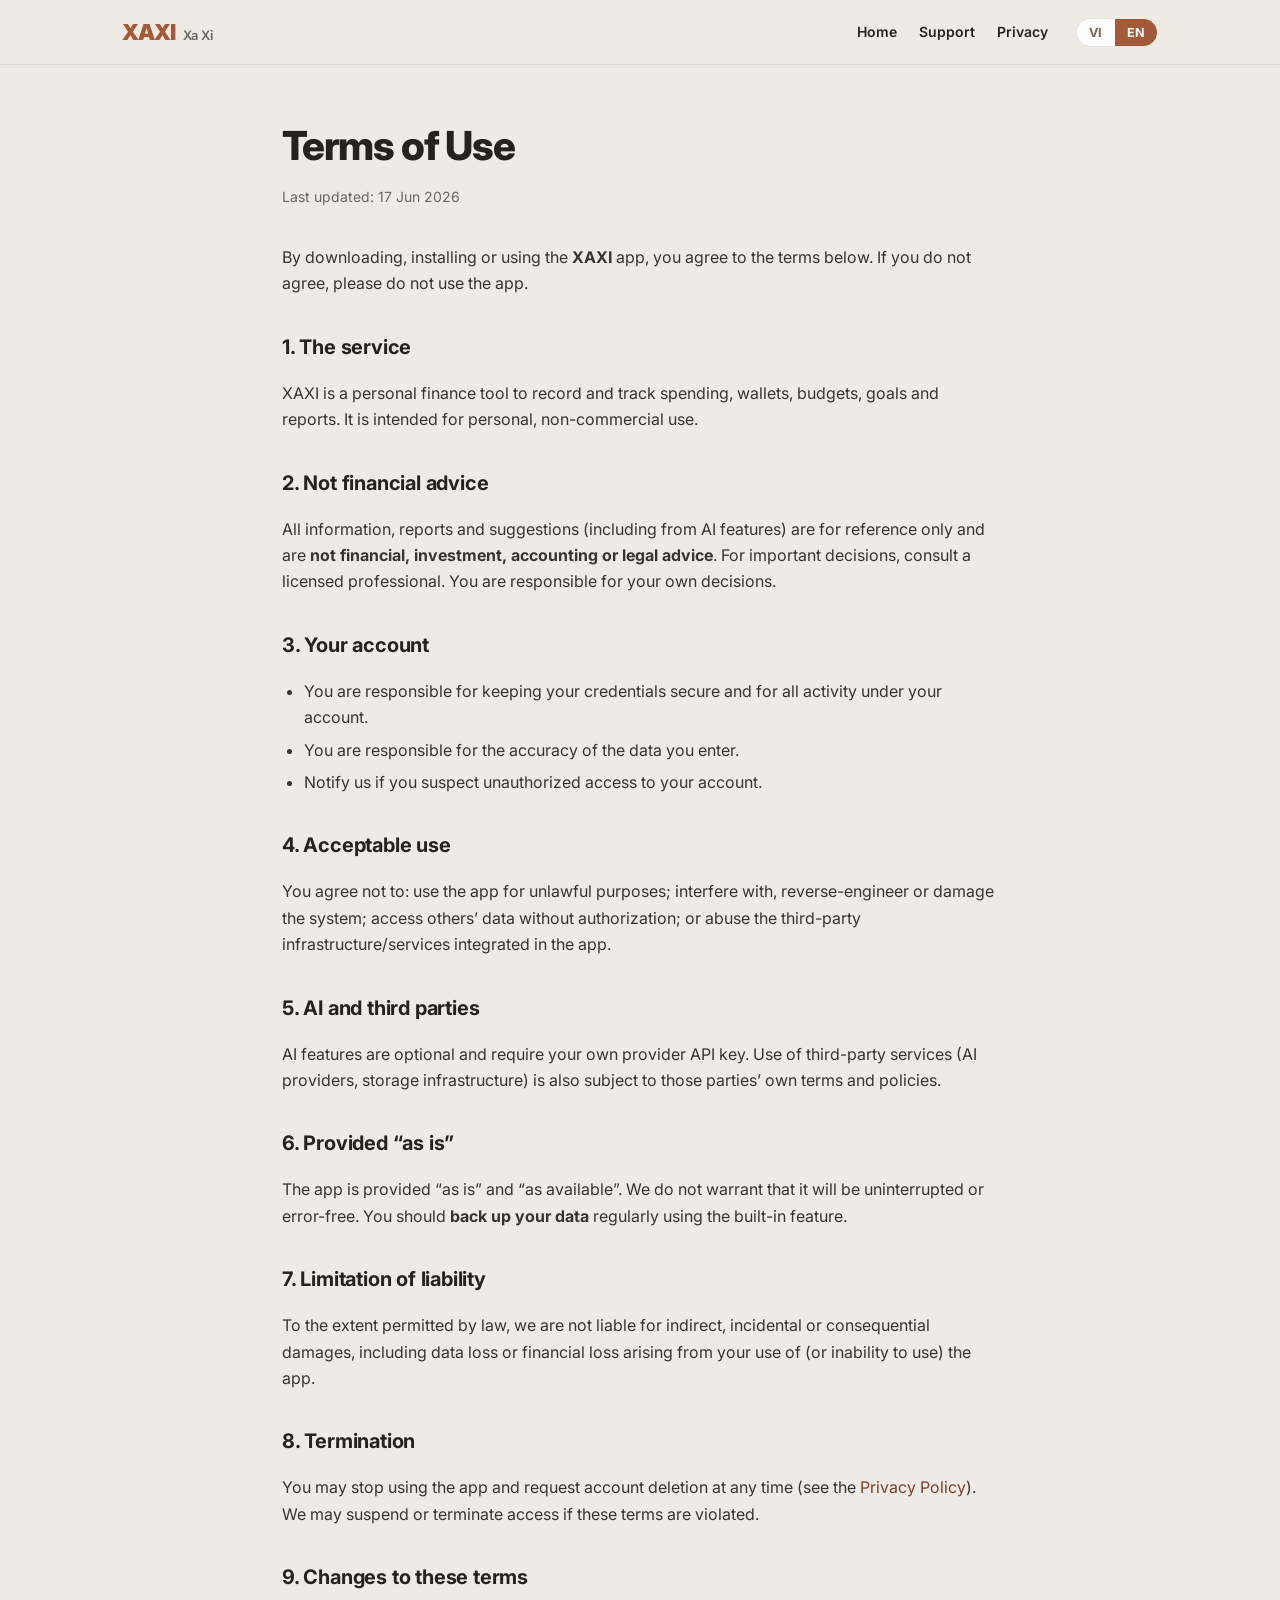
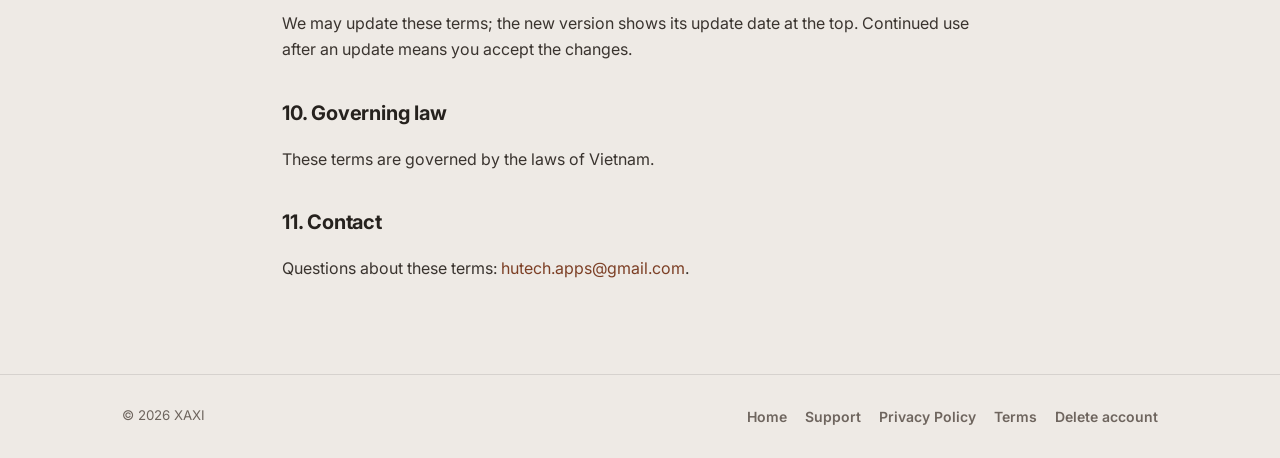
<file: terms.html>
<!DOCTYPE html>
<html lang="vi" data-lang="vi">
<head>
<meta charset="UTF-8" />
<meta name="viewport" content="width=device-width, initial-scale=1" />
<script>(function(){try{var s=localStorage.getItem('xaxi_lang');var l=(s==='vi'||s==='en')?s:((navigator.language||'vi').toLowerCase().indexOf('en')===0?'en':'vi');document.documentElement.setAttribute('data-lang',l);document.documentElement.setAttribute('lang',l);}catch(e){document.documentElement.setAttribute('data-lang','vi');}})();</script>
<title>Điều khoản sử dụng — XAXI</title>
<meta name="description" content="Điều khoản sử dụng ứng dụng XAXI. XAXI terms of use." />
<link rel="stylesheet" href="style.css" />
<script src="script.js" defer></script>
</head>
<body data-title-vi="Điều khoản sử dụng — XAXI" data-title-en="Terms of Use — XAXI">

<header class="site-header">
  <div class="container">
    <div class="brand"><a href="index.html" style="text-decoration:none"><span class="mark">XAXI</span></a> <span class="sub">Xa Xỉ</span></div>
    <nav class="nav">
      <a href="index.html"><span class="vi">Trang chủ</span><span class="en">Home</span></a>
      <a href="support.html" class="hide-sm"><span class="vi">Hỗ trợ</span><span class="en">Support</span></a>
      <a href="privacy.html"><span class="vi">Bảo mật</span><span class="en">Privacy</span></a>
      <span class="langtoggle"><button data-langbtn="vi">VI</button><button data-langbtn="en">EN</button></span>
    </nav>
  </div>
</header>

<main class="container narrow">
  <div class="page-head">
    <h1><span class="vi">Điều khoản sử dụng</span><span class="en">Terms of Use</span></h1>
    <div class="updated"><span class="vi">Cập nhật lần cuối: 17/06/2026</span><span class="en">Last updated: 17 Jun 2026</span></div>
  </div>

  <div class="prose">
    <p><span class="vi">Bằng việc tải về, cài đặt hoặc sử dụng ứng dụng <strong>XAXI</strong>, bạn đồng ý với các điều khoản dưới đây. Nếu không đồng ý, vui lòng không sử dụng ứng dụng.</span><span class="en">By downloading, installing or using the <strong>XAXI</strong> app, you agree to the terms below. If you do not agree, please do not use the app.</span></p>

    <h2><span class="vi">1. Dịch vụ</span><span class="en">1. The service</span></h2>
    <p><span class="vi">XAXI là công cụ quản lý tài chính cá nhân giúp bạn ghi chép và theo dõi thu chi, ví, ngân sách, mục tiêu và báo cáo. Ứng dụng dành cho mục đích cá nhân, phi thương mại.</span><span class="en">XAXI is a personal finance tool to record and track spending, wallets, budgets, goals and reports. It is intended for personal, non-commercial use.</span></p>

    <h2><span class="vi">2. Không phải tư vấn tài chính</span><span class="en">2. Not financial advice</span></h2>
    <p><span class="vi">Mọi thông tin, báo cáo và gợi ý (kể cả từ tính năng AI) chỉ mang tính tham khảo, <strong>không phải lời khuyên tài chính, đầu tư, kế toán hay pháp lý</strong>. Với các quyết định quan trọng, hãy tham khảo chuyên gia có chứng chỉ. Bạn tự chịu trách nhiệm cho các quyết định của mình.</span><span class="en">All information, reports and suggestions (including from AI features) are for reference only and are <strong>not financial, investment, accounting or legal advice</strong>. For important decisions, consult a licensed professional. You are responsible for your own decisions.</span></p>

    <h2><span class="vi">3. Tài khoản của bạn</span><span class="en">3. Your account</span></h2>
    <ul class="vi">
      <li>Bạn chịu trách nhiệm bảo mật thông tin đăng nhập và mọi hoạt động dưới tài khoản của mình.</li>
      <li>Bạn chịu trách nhiệm về tính chính xác của dữ liệu mình nhập vào.</li>
      <li>Hãy thông báo cho chúng tôi nếu nghi ngờ tài khoản bị truy cập trái phép.</li>
    </ul>
    <ul class="en">
      <li>You are responsible for keeping your credentials secure and for all activity under your account.</li>
      <li>You are responsible for the accuracy of the data you enter.</li>
      <li>Notify us if you suspect unauthorized access to your account.</li>
    </ul>

    <h2><span class="vi">4. Sử dụng hợp lệ</span><span class="en">4. Acceptable use</span></h2>
    <p><span class="vi">Bạn đồng ý không: dùng ứng dụng cho mục đích trái pháp luật; can thiệp, dịch ngược, phá hoại hệ thống; truy cập trái phép vào dữ liệu của người khác; hoặc lạm dụng hạ tầng/dịch vụ bên thứ ba tích hợp trong ứng dụng.</span><span class="en">You agree not to: use the app for unlawful purposes; interfere with, reverse-engineer or damage the system; access others’ data without authorization; or abuse the third-party infrastructure/services integrated in the app.</span></p>

    <h2><span class="vi">5. Tính năng AI và bên thứ ba</span><span class="en">5. AI and third parties</span></h2>
    <p><span class="vi">Tính năng AI là tùy chọn và cần bạn tự cung cấp khóa API của nhà cung cấp. Việc sử dụng các dịch vụ bên thứ ba (nhà cung cấp AI, hạ tầng lưu trữ) còn tuân theo điều khoản và chính sách của chính các bên đó.</span><span class="en">AI features are optional and require your own provider API key. Use of third-party services (AI providers, storage infrastructure) is also subject to those parties’ own terms and policies.</span></p>

    <h2><span class="vi">6. Cung cấp “nguyên trạng”</span><span class="en">6. Provided “as is”</span></h2>
    <p><span class="vi">Ứng dụng được cung cấp “nguyên trạng” (as-is) và “theo khả năng sẵn có”. Chúng tôi không bảo đảm ứng dụng không gián đoạn hay không có lỗi. Bạn nên <strong>sao lưu dữ liệu</strong> định kỳ bằng tính năng có sẵn.</span><span class="en">The app is provided “as is” and “as available”. We do not warrant that it will be uninterrupted or error-free. You should <strong>back up your data</strong> regularly using the built-in feature.</span></p>

    <h2><span class="vi">7. Giới hạn trách nhiệm</span><span class="en">7. Limitation of liability</span></h2>
    <p><span class="vi">Trong phạm vi pháp luật cho phép, chúng tôi không chịu trách nhiệm cho thiệt hại gián tiếp, ngẫu nhiên hay hệ quả, bao gồm mất mát dữ liệu hay tổn thất tài chính phát sinh từ việc sử dụng (hoặc không thể sử dụng) ứng dụng.</span><span class="en">To the extent permitted by law, we are not liable for indirect, incidental or consequential damages, including data loss or financial loss arising from your use of (or inability to use) the app.</span></p>

    <h2><span class="vi">8. Ngừng sử dụng</span><span class="en">8. Termination</span></h2>
    <p><span class="vi">Bạn có thể ngừng dùng và yêu cầu xóa tài khoản bất cứ lúc nào (xem <a href="privacy.html">Chính sách bảo mật</a>). Chúng tôi có thể tạm ngừng hoặc chấm dứt quyền truy cập nếu phát hiện vi phạm các điều khoản này.</span><span class="en">You may stop using the app and request account deletion at any time (see the <a href="privacy.html">Privacy Policy</a>). We may suspend or terminate access if these terms are violated.</span></p>

    <h2><span class="vi">9. Thay đổi điều khoản</span><span class="en">9. Changes to these terms</span></h2>
    <p><span class="vi">Chúng tôi có thể cập nhật điều khoản; bản mới sẽ ghi ngày cập nhật ở đầu trang. Tiếp tục sử dụng sau khi cập nhật đồng nghĩa với việc bạn chấp nhận thay đổi.</span><span class="en">We may update these terms; the new version shows its update date at the top. Continued use after an update means you accept the changes.</span></p>

    <h2><span class="vi">10. Luật áp dụng</span><span class="en">10. Governing law</span></h2>
    <p><span class="vi">Điều khoản này được điều chỉnh theo pháp luật Việt Nam.</span><span class="en">These terms are governed by the laws of Vietnam.</span></p>

    <h2><span class="vi">11. Liên hệ</span><span class="en">11. Contact</span></h2>
    <p><span class="vi">Thắc mắc về điều khoản: <a href="mailto:hutech.apps@gmail.com">hutech.apps@gmail.com</a>.</span><span class="en">Questions about these terms: <a href="mailto:hutech.apps@gmail.com">hutech.apps@gmail.com</a>.</span></p>
  </div>
</main>

<footer class="site-footer">
  <div class="container">
    <small>© 2026 XAXI</small>
    <div class="flinks">
      <a href="index.html"><span class="vi">Trang chủ</span><span class="en">Home</span></a>
      <a href="support.html"><span class="vi">Hỗ trợ</span><span class="en">Support</span></a>
      <a href="privacy.html"><span class="vi">Chính sách bảo mật</span><span class="en">Privacy Policy</span></a>
      <a href="terms.html"><span class="vi">Điều khoản</span><span class="en">Terms</span></a>
      <a href="delete-account.html"><span class="vi">Xóa tài khoản</span><span class="en">Delete account</span></a>
    </div>
  </div>
</footer>

</body>
</html>
</file>
<file: style.css>
/* XAXI — shared styles. Bảng màu lấy từ chính app (terracotta ấm). */
@import url('https://fonts.googleapis.com/css2?family=Inter:wght@400;500;600;700;800;900&display=swap');

:root {
  --bg: #EEEAE5;
  --surface: #FFFFFF;
  --surface-2: #F6F2EE;
  --ink: #26221E;
  --ink-2: #6E655E;
  --primary: #A35A38;
  --primary-deep: #7C3F25;
  --accent-soft: #F2DDD0;
  --green: #5B7553;
  --border: rgba(0, 0, 0, 0.10);
  --shadow: 0 10px 30px rgba(60, 35, 20, 0.10);
  --radius: 18px;
  --maxw: 1080px;
}

* { box-sizing: border-box; }

html { scroll-behavior: smooth; }

body {
  margin: 0;
  font-family: 'Inter', system-ui, -apple-system, 'Segoe UI', sans-serif;
  color: var(--ink);
  background: var(--bg);
  line-height: 1.65;
  -webkit-font-smoothing: antialiased;
}

a { color: var(--primary-deep); text-decoration: none; }
a:hover { text-decoration: underline; }

.container { max-width: var(--maxw); margin: 0 auto; padding: 0 22px; }
.narrow { max-width: 760px; }

/* ---- Header ---- */
.site-header {
  position: sticky; top: 0; z-index: 20;
  background: rgba(238, 234, 229, 0.86);
  backdrop-filter: saturate(140%) blur(10px);
  border-bottom: 1px solid var(--border);
}
.site-header .container {
  display: flex; align-items: center; justify-content: space-between;
  height: 64px;
}
.brand { display: flex; align-items: baseline; gap: 8px; }
.brand .mark {
  font-weight: 900; font-size: 22px; letter-spacing: -0.04em; color: var(--primary);
}
.brand .sub { font-size: 13px; color: var(--ink-2); font-weight: 600; }
.nav { display: flex; gap: 22px; align-items: center; }
.nav a { color: var(--ink); font-weight: 600; font-size: 14px; }
.nav a:hover { color: var(--primary); text-decoration: none; }

/* ---- Hero ---- */
.hero { padding: 72px 0 56px; }
.hero-grid { display: grid; grid-template-columns: 1.15fr 0.85fr; gap: 48px; align-items: center; }
.eyebrow {
  display: inline-block; font-size: 12px; font-weight: 700; letter-spacing: 0.14em;
  text-transform: uppercase; color: var(--primary-deep);
  background: var(--accent-soft); padding: 5px 12px; border-radius: 999px;
}
.hero h1 {
  font-size: clamp(34px, 5.2vw, 56px); line-height: 1.05; letter-spacing: -0.035em;
  font-weight: 900; margin: 18px 0 14px;
}
.hero h1 .accent { color: var(--primary); }
.hero p.lead { font-size: 19px; color: var(--ink-2); max-width: 30em; margin: 0 0 26px; }
.cta-row { display: flex; gap: 12px; flex-wrap: wrap; }

.btn {
  display: inline-flex; align-items: center; gap: 8px;
  font-weight: 700; font-size: 15px; padding: 13px 22px; border-radius: 14px;
  border: 1px solid transparent; cursor: pointer;
}
.btn-primary { background: var(--primary); color: #fff; }
.btn-primary:hover { background: var(--primary-deep); text-decoration: none; }
.btn-ghost { background: var(--surface); color: var(--ink); border-color: var(--border); }
.btn-ghost:hover { border-color: var(--primary); text-decoration: none; }

/* ---- Phone / card mock (CSS, không cần ảnh) ---- */
.mock {
  background: linear-gradient(150deg, var(--primary), var(--primary-deep));
  border-radius: 26px; padding: 22px; box-shadow: var(--shadow); color: #fff;
}
.mock .mlabel { font-size: 12px; opacity: 0.85; }
.mock .mbal { font-size: 30px; font-weight: 800; letter-spacing: -0.02em; margin-top: 4px; }
.mock .mcards { margin-top: 18px; display: grid; gap: 10px; }
.mrow {
  background: rgba(255,255,255,0.14); border-radius: 14px; padding: 11px 14px;
  display: flex; justify-content: space-between; align-items: center; font-size: 14px;
}
.mrow .pos { color: #CFE6C7; font-weight: 700; }
.mrow .neg { color: #F4C9BC; font-weight: 700; }

/* ---- Sections ---- */
section.block { padding: 56px 0; }
.section-title { font-size: clamp(24px, 3.4vw, 34px); font-weight: 800; letter-spacing: -0.03em; margin: 0 0 8px; }
.section-sub { color: var(--ink-2); margin: 0 0 34px; font-size: 17px; }

.features { display: grid; grid-template-columns: repeat(3, 1fr); gap: 16px; }
.card {
  background: var(--surface); border: 1px solid var(--border); border-radius: var(--radius);
  padding: 22px; box-shadow: var(--shadow);
}
.card .ico { font-size: 26px; }
.card h3 { margin: 12px 0 6px; font-size: 17px; font-weight: 700; }
.card p { margin: 0; color: var(--ink-2); font-size: 14.5px; }

/* ---- Legal / support prose ---- */
.page-head { padding: 48px 0 8px; }
.page-head h1 { font-size: clamp(28px, 4vw, 40px); font-weight: 800; letter-spacing: -0.03em; margin: 0 0 6px; }
.page-head .updated { color: var(--ink-2); font-size: 14px; }
.prose { padding: 12px 0 56px; }
.prose h2 { font-size: 20px; font-weight: 700; margin: 34px 0 10px; letter-spacing: -0.01em; }
.prose h3 { font-size: 16px; font-weight: 700; margin: 22px 0 6px; }
.prose p, .prose li { color: #3a342f; font-size: 16px; }
.prose ul { padding-left: 22px; }
.prose li { margin: 6px 0; }
.callout {
  background: var(--surface-2); border: 1px solid var(--border); border-left: 4px solid var(--primary);
  border-radius: 12px; padding: 14px 16px; margin: 18px 0; font-size: 15px;
}
details.faq {
  background: var(--surface); border: 1px solid var(--border); border-radius: 14px;
  padding: 4px 18px; margin: 10px 0; box-shadow: var(--shadow);
}
details.faq summary {
  cursor: pointer; font-weight: 700; padding: 14px 0; list-style: none; font-size: 16px;
}
details.faq summary::-webkit-details-marker { display: none; }
details.faq summary::after { content: '+'; float: right; color: var(--primary); font-weight: 800; }
details.faq[open] summary::after { content: '–'; }
details.faq p { margin: 0 0 14px; color: var(--ink-2); }

/* ---- Footer ---- */
.site-footer { border-top: 1px solid var(--border); padding: 30px 0; margin-top: 20px; }
.site-footer .container { display: flex; justify-content: space-between; flex-wrap: wrap; gap: 14px; }
.site-footer .flinks { display: flex; gap: 18px; flex-wrap: wrap; }
.site-footer a { color: var(--ink-2); font-size: 14px; font-weight: 600; }
.site-footer small { color: var(--ink-2); }

/* ---- Responsive ---- */
@media (max-width: 820px) {
  .hero-grid { grid-template-columns: 1fr; gap: 32px; }
  .features { grid-template-columns: 1fr; }
  .nav { gap: 14px; }
  .nav a.hide-sm { display: none; }
}

@media (prefers-reduced-motion: reduce) {
  html { scroll-behavior: auto; }
}

/* ---- Song ngữ / bilingual ---- */
[data-lang="vi"] .en { display: none !important; }
[data-lang="en"] .vi { display: none !important; }

.langtoggle {
  display: inline-flex; border: 1px solid var(--border); border-radius: 999px;
  overflow: hidden; background: var(--surface); margin-left: 6px;
}
.langtoggle button {
  font-family: inherit; font-weight: 700; font-size: 12.5px; letter-spacing: 0.02em;
  padding: 6px 12px; border: 0; background: transparent; color: var(--ink-2); cursor: pointer;
}
.langtoggle button.active { background: var(--primary); color: #fff; }
.langtoggle button:not(.active):hover { color: var(--primary); }
</file>
